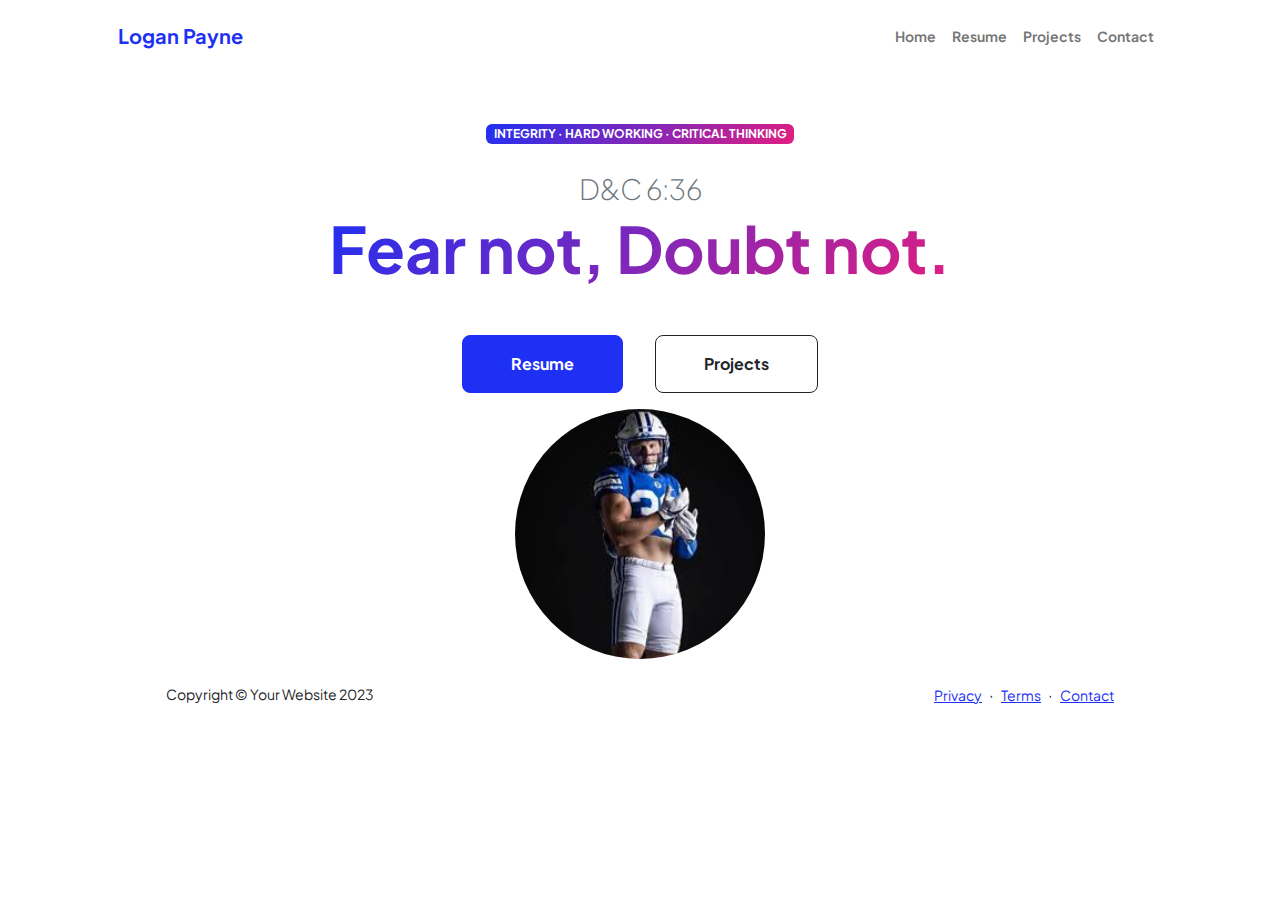
<file: index.html>
<!DOCTYPE html>
<html lang="en">
    <head>
        <meta charset="utf-8" />
        <meta name="viewport" content="width=device-width, initial-scale=1, shrink-to-fit=no" />
        <meta name="description" content="" />
        <meta name="author" content="" />
        <title>Personal - Start Bootstrap Theme</title>
        <!-- Favicon-->
        <link rel="icon" type="image/x-icon" href="assets/favicon.ico" />
        <!-- Custom Google font-->
        <link rel="preconnect" href="https://fonts.googleapis.com" />
        <link rel="preconnect" href="https://fonts.gstatic.com" crossorigin />
        <link href="https://fonts.googleapis.com/css2?family=Plus+Jakarta+Sans:wght@100;200;300;400;500;600;700;800;900&amp;display=swap" rel="stylesheet" />
        <!-- Bootstrap icons-->
        <link href="https://cdn.jsdelivr.net/npm/bootstrap-icons@1.8.1/font/bootstrap-icons.css" rel="stylesheet" />
        <!-- Core theme CSS (includes Bootstrap)-->
        <link href="css/styles.css" rel="stylesheet" />
    </head>
    <body class="d-flex flex-column h-100">
        <main class="flex-shrink-0">
            <!-- Navigation-->
            <nav class="navbar navbar-expand-lg navbar-light bg-white py-3">
                <div class="container px-5">
                    <a class="navbar-brand" href="index.html"><span class="fw-bolder text-primary">Logan Payne</span></a>
                    <button class="navbar-toggler" type="button" data-bs-toggle="collapse" data-bs-target="#navbarSupportedContent" aria-controls="navbarSupportedContent" aria-expanded="false" aria-label="Toggle navigation"><span class="navbar-toggler-icon"></span></button>
                    <div class="collapse navbar-collapse" id="navbarSupportedContent">
                        <ul class="navbar-nav ms-auto mb-2 mb-lg-0 small fw-bolder">
                            <li class="nav-item"><a class="nav-link" href="index.html">Home</a></li>
                            <li class="nav-item"><a class="nav-link" href="resume.html">Resume</a></li>
                            <li class="nav-item"><a class="nav-link" href="projects.html">Projects</a></li>
                            <li class="nav-item"><a class="nav-link" href="contact.html">Contact</a></li>
                        </ul>
                    </div>
                </div>
            </nav>
            <!-- Header-->
            <header class="py-5">
                <div class="container px-5 pb-5">
                    <div class="row gx-5 align-items-center">
                        <div class="col-xxl-5">
                            <!-- Header text content-->
                            <div class="text-center text-xxl-start">
                                <div class="badge bg-gradient-primary-to-secondary text-white mb-4"><div class="text-uppercase">Integrity &middot; Hard Working &middot; Critical Thinking</div></div>
                                <div class="fs-3 fw-light text-muted">D&C 6:36</div>
                                <h1 class="display-3 fw-bolder mb-5"><span class="text-gradient d-inline">Fear not, Doubt not.</span></h1>
                                <div class="d-grid gap-3 d-sm-flex justify-content-sm-center justify-content-xxl-start mb-3">
                                    <a class="btn btn-primary btn-lg px-5 py-3 me-sm-3 fs-6 fw-bolder" href="resume.html">Resume</a>
                                    <a class="btn btn-outline-dark btn-lg px-5 py-3 fs-6 fw-bolder" href="projects.html">Projects</a>
                                </div>
                            </div>
                        </div>
                        <div class="col-xxl-7">
                            <!-- Header profile picture-->
                            
    <div class="profilepic text-center">
        <img class="img-fluid rounded-circle d-block mx-auto" src="assets/profilepic2.jpeg" alt="Logan Payne profile Picture" style="width: 250px; height: 250px; object-fit: cover;" />
    </div>
</div>

        <!-- Footer-->
        <footer class="bg-white py-4 mt-auto">
            <div class="container px-5">
                <div class="row align-items-center justify-content-between flex-column flex-sm-row">
                    <div class="col-auto"><div class="small m-0">Copyright &copy; Your Website 2023</div></div>
                    <div class="col-auto">
                        <a class="small" href="#!">Privacy</a>
                        <span class="mx-1">&middot;</span>
                        <a class="small" href="#!">Terms</a>
                        <span class="mx-1">&middot;</span>
                        <a class="small" href="#!">Contact</a>
                    </div>
                </div>
            </div>
        </footer>
        <!-- Bootstrap core JS-->
        <script src="https://cdn.jsdelivr.net/npm/bootstrap@5.2.3/dist/js/bootstrap.bundle.min.js"></script>
        <!-- Core theme JS-->
        <script src="js/scripts.js"></script>
    </body>
</html>
</file>
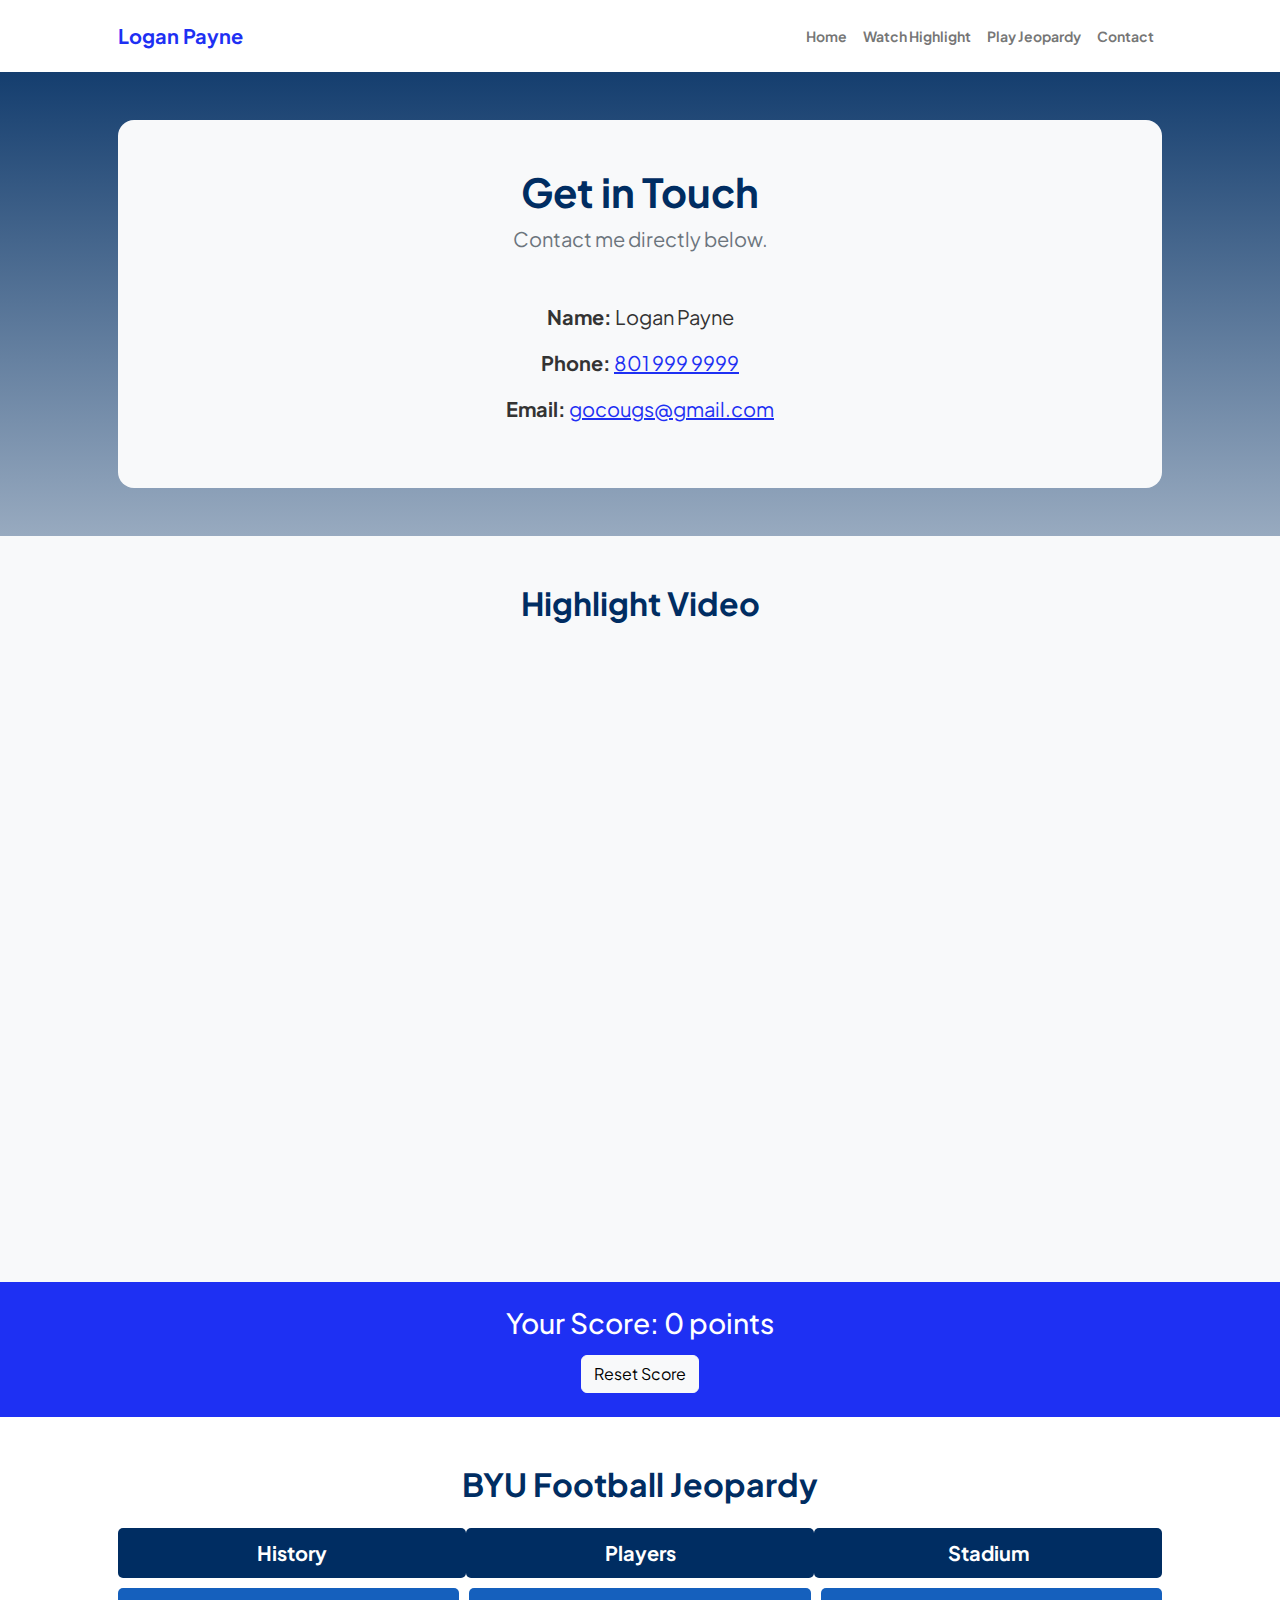
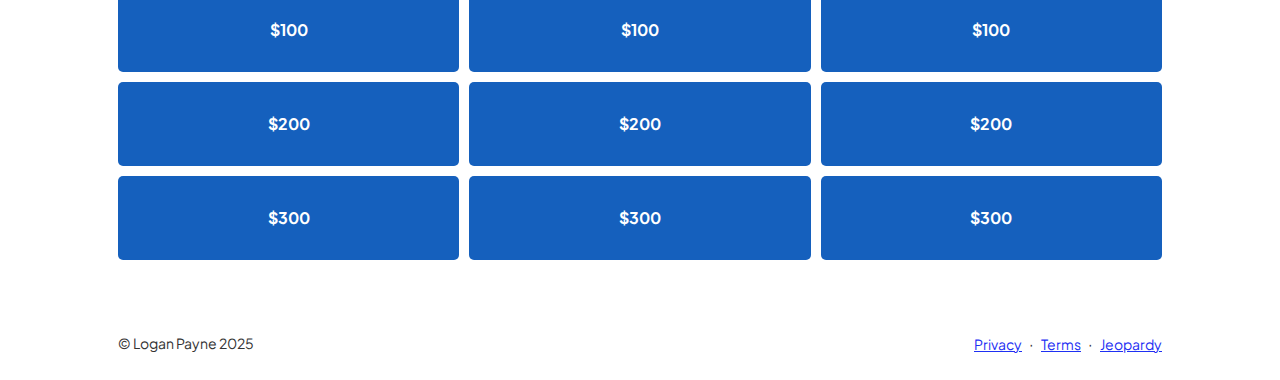
<file: contact.html>
<!DOCTYPE html>
<html lang="en">
<head>
    <meta charset="utf-8" />
    <meta name="viewport" content="width=device-width, initial-scale=1, shrink-to-fit=no" />
    <title>Logan Payne - Contact</title>

    <!-- Favicon -->
    <link rel="icon" type="image/x-icon" href="assets/favicon.ico" />

    <!-- Fonts and Bootstrap Icons -->
    <link rel="preconnect" href="https://fonts.googleapis.com" />
    <link rel="preconnect" href="https://fonts.gstatic.com" crossorigin />
    <link href="https://fonts.googleapis.com/css2?family=Plus+Jakarta+Sans:wght@300;600&display=swap" rel="stylesheet" />
    <link href="https://cdn.jsdelivr.net/npm/bootstrap-icons@1.8.1/font/bootstrap-icons.css" rel="stylesheet" />

    <!-- Bootstrap Theme -->
    <link href="css/styles.css" rel="stylesheet" />
    <!-- Custom Styles -->
    <link href="css/mystyle.css" rel="stylesheet" />
    <style>
      body {
        background: linear-gradient(to bottom, #002D62, #ffffff);
      }
      .jeopardy-board {
        display: grid;
        grid-template-columns: repeat(3, 1fr);
        gap: 10px;
        text-align: center;
      }
      .jeopardy-header {
        display: grid;
        grid-template-columns: repeat(3, 1fr);
        margin-bottom: 10px;
        text-align: center;
      }
      .category {
        font-weight: bold;
        font-size: 1.25rem;
        padding: 10px;
        background-color: #002D62;
        color: white;
        border-radius: 5px;
      }
      .tile {
        background-color: #1560bd;
        color: white;
        font-weight: bold;
        padding: 30px;
        border-radius: 5px;
        cursor: pointer;
        transition: background-color 0.3s;
      }
      .tile:hover {
        background-color: #003f91;
      }
    </style>
</head>
<body class="d-flex flex-column">
<nav class="navbar navbar-expand-lg navbar-light bg-white py-3">
  <div class="container px-5">
    <a class="navbar-brand" href="index.html"><span class="fw-bolder text-primary">Logan Payne</span></a>
    <button class="navbar-toggler" type="button" data-bs-toggle="collapse" data-bs-target="#navbarSupportedContent">
      <span class="navbar-toggler-icon"></span>
    </button>
    <div class="collapse navbar-collapse" id="navbarSupportedContent">
      <ul class="navbar-nav ms-auto mb-2 mb-lg-0 small fw-bolder">
        <li class="nav-item"><a class="nav-link" href="index.html">Home</a></li>
        <li class="nav-item"><a class="nav-link" href="#video">Watch Highlight</a></li>
        <li class="nav-item"><a class="nav-link" href="#jeopardy">Play Jeopardy</a></li>
        <li class="nav-item"><a class="nav-link" href="contact.html">Contact</a></li>
      </ul>
    </div>
  </div>
</nav>
<main class="flex-shrink-0">

    <!-- Contact Section -->
    <section class="py-5">
        <div class="container px-5">
            <div class="bg-light rounded-4 py-5 px-4 px-md-5">
                <div class="text-center mb-5">
                    <h1 class="fw-bolder">Get in Touch</h1>
                    <p class="lead fw-normal text-muted mb-0">Contact me directly below.</p>
                </div>
                <div class="text-center">
                    <p class="fs-5"><strong>Name:</strong> Logan Payne</p>
                    <p class="fs-5"><strong>Phone:</strong> <a href="tel:8019999999">801 999 9999</a></p>
                    <p class="fs-5"><strong>Email:</strong> <a href="mailto:gocougs@gmail.com">gocougs@gmail.com</a></p>
                </div>
            </div>
        </div>
    </section>

    <!-- Highlight Video -->
    <section id="video" class="py-5 bg-light">
        <div class="container px-5 text-center">
            <h2 class="fw-bolder mb-4">Highlight Video</h2>
            <div class="ratio ratio-16x9">
                <iframe src="https://www.youtube.com/embed/ccLUMKbZCA0" title="Logan Payne Highlight" allowfullscreen></iframe>
            </div>
        </div>
    </section>

    <!-- Score Section -->
    <section class="bg-primary text-white text-center py-4">
        <h3>Your Score: <span id="score">0</span> points</h3>
        <button class="btn btn-light mt-2" onclick="resetScore()">Reset Score</button>
    </section>

    <!-- Jeopardy Game -->
    <section id="jeopardy" class="py-5 bg-white">
        <div class="container px-5">
            <h2 class="fw-bolder text-center mb-4">BYU Football Jeopardy</h2>
            <div class="jeopardy-header">
                <div class="category">History</div>
                <div class="category">Players</div>
                <div class="category">Stadium</div>
            </div>
            <div class="jeopardy-board">
                <!-- Row 1 -->
                <div class="tile" data-original="$100" onclick="flipTile(this, 'What year did BYU win the National Championship?', '1984')">$100</div>
                <div class="tile" data-original="$100" onclick="flipTile(this, 'Who won the Heisman Trophy for BYU?', 'Ty Detmer')">$100</div>
                <div class="tile" data-original="$100" onclick="flipTile(this, 'What is the name of BYU’s stadium?', 'LaVell Edwards Stadium')">$100</div>
                <!-- Row 2 -->
                <div class="tile" data-original="$200" onclick="flipTile(this, 'Who was BYU’s head coach before Kalani Sitake?', 'Bronco Mendenhall')">$200</div>
                <div class="tile" data-original="$200" onclick="flipTile(this, 'Which BYU QB was drafted #2 overall in 2021?', 'Zach Wilson')">$200</div>
                <div class="tile" data-original="$200" onclick="flipTile(this, 'What city is BYU located in?', 'Provo, Utah')">$200</div>
                <!-- Row 3 -->
                <div class="tile" data-original="$300" onclick="flipTile(this, 'How many games did BYU win in 2020?', '11')">$300</div>
                <div class="tile" data-original="$300" onclick="flipTile(this, 'What number does Kingsley Suamataia wear?', '#78')">$300</div>
                <div class="tile" data-original="$300" onclick="flipTile(this, 'What mountain overlooks the stadium?', 'Y Mountain')">$300</div>
            </div>
        </div>
    </section>
</main>

<!-- Footer -->
<footer class="bg-white py-4 mt-auto">
    <div class="container px-5">
        <div class="row align-items-center justify-content-between flex-column flex-sm-row">
            <div class="col-auto"><div class="small m-0">&copy; Logan Payne 2025</div></div>
            <div class="col-auto">
                <a class="small" href="#">Privacy</a>
                <span class="mx-1">&middot;</span>
                <a class="small" href="#">Terms</a>
                <span class="mx-1">&middot;</span>
                <a class="small" href="#jeopardy">Jeopardy</a>
            </div>
        </div>
    </div>
</footer>

<!-- JS -->
<script src="https://cdn.jsdelivr.net/npm/bootstrap@5.2.3/dist/js/bootstrap.bundle.min.js"></script>
<script>
    let score = 0;

    function flipTile(tile, question, answer) {
        if (!tile.dataset.state || tile.dataset.state === "default") {
            tile.innerHTML = question;
            tile.dataset.state = "question";
        } else if (tile.dataset.state === "question") {
            tile.innerHTML = answer;
            tile.dataset.state = "answer";

            if (!tile.dataset.answered) {
                const value = parseInt(tile.dataset.original.replace(/\D/g, "")) || 100;
                score += value;
                document.getElementById("score").textContent = score;
                tile.dataset.answered = true;
            }
        }
    }

    function resetScore() {
        score = 0;
        document.getElementById("score").textContent = score;

        const tiles = document.querySelectorAll('.tile');
        tiles.forEach(tile => {
            tile.innerHTML = tile.dataset.original || tile.innerHTML;
            tile.dataset.state = "default";
            tile.dataset.answered = false;
        });
    }
</script>
</body>
</html>
</file>
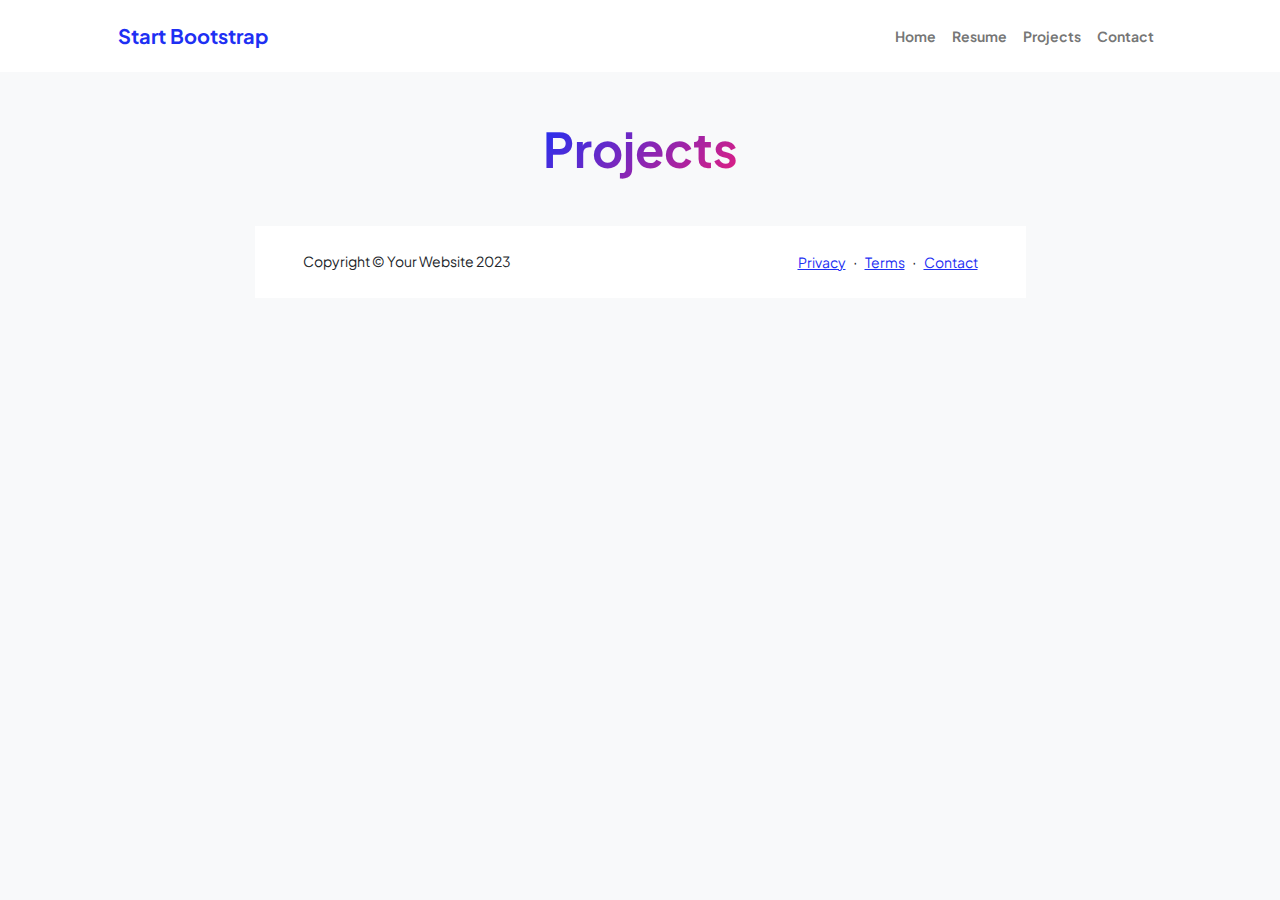
<file: projects.html>
<!DOCTYPE html>
<html lang="en">
    <head>
        <meta charset="utf-8" />
        <meta name="viewport" content="width=device-width, initial-scale=1, shrink-to-fit=no" />
        <meta name="description" content="" />
        <meta name="author" content="" />
        <title>Modern Business - Start Bootstrap Template</title>
        <!-- Favicon-->
        <link rel="icon" type="image/x-icon" href="assets/favicon.ico" />
        <!-- Custom Google font-->
        <link rel="preconnect" href="https://fonts.googleapis.com" />
        <link rel="preconnect" href="https://fonts.gstatic.com" crossorigin />
        <link href="https://fonts.googleapis.com/css2?family=Plus+Jakarta+Sans:wght@100;200;300;400;500;600;700;800;900&amp;display=swap" rel="stylesheet" />
        <!-- Bootstrap icons-->
        <link href="https://cdn.jsdelivr.net/npm/bootstrap-icons@1.8.1/font/bootstrap-icons.css" rel="stylesheet" />
        <!-- Core theme CSS (includes Bootstrap)-->
        <link href="css/styles.css" rel="stylesheet" />
    </head>
    <body class="d-flex flex-column h-100 bg-light">
        <main class="flex-shrink-0">
            <!-- Navigation-->
            <nav class="navbar navbar-expand-lg navbar-light bg-white py-3">
                <div class="container px-5">
                    <a class="navbar-brand" href="index.html"><span class="fw-bolder text-primary">Start Bootstrap</span></a>
                    <button class="navbar-toggler" type="button" data-bs-toggle="collapse" data-bs-target="#navbarSupportedContent" aria-controls="navbarSupportedContent" aria-expanded="false" aria-label="Toggle navigation"><span class="navbar-toggler-icon"></span></button>
                    <div class="collapse navbar-collapse" id="navbarSupportedContent">
                        <ul class="navbar-nav ms-auto mb-2 mb-lg-0 small fw-bolder">
                            <li class="nav-item"><a class="nav-link" href="index.html">Home</a></li>
                            <li class="nav-item"><a class="nav-link" href="resume.html">Resume</a></li>
                            <li class="nav-item"><a class="nav-link" href="projects.html">Projects</a></li>
                            <li class="nav-item"><a class="nav-link" href="contact.html">Contact</a></li>
                        </ul>
                    </div>
                </div>
            </nav>
            <!-- Projects Section-->
            <section class="py-5">
                <div class="container px-5 mb-5">
                    <div class="text-center mb-5">
                        <h1 class="display-5 fw-bolder mb-0"><span class="text-gradient d-inline">Projects</span></h1>
                    </div>
                    <div class="row gx-5 justify-content-center">
                        <div class="col-lg-11 col-xl-9 col-xxl-8">
                            
                           <div class='tableauPlaceholder' id='viz1748979058629' style='position: relative'><noscript><a href='#'><img alt='Super Bowl LVIII Hometown Analysis ' src='https:&#47;&#47;public.tableau.com&#47;static&#47;images&#47;Su&#47;SuperBowlLVIIIHometownAnalysisWhereweretheplayersontheKansasCityChiefsandSanFrancisco49ersborn&#47;SuperBowlLVIIIHometownAnalysis&#47;1_rss.png' style='border: none' /></a></noscript><object class='tableauViz'  style='display:none;'><param name='host_url' value='https%3A%2F%2Fpublic.tableau.com%2F' /> <param name='embed_code_version' value='3' /> <param name='site_root' value='' /><param name='name' value='SuperBowlLVIIIHometownAnalysisWhereweretheplayersontheKansasCityChiefsandSanFrancisco49ersborn&#47;SuperBowlLVIIIHometownAnalysis' /><param name='tabs' value='no' /><param name='toolbar' value='yes' /><param name='static_image' value='https:&#47;&#47;public.tableau.com&#47;static&#47;images&#47;Su&#47;SuperBowlLVIIIHometownAnalysisWhereweretheplayersontheKansasCityChiefsandSanFrancisco49ersborn&#47;SuperBowlLVIIIHometownAnalysis&#47;1.png' /> <param name='animate_transition' value='yes' /><param name='display_static_image' value='yes' /><param name='display_spinner' value='yes' /><param name='display_overlay' value='yes' /><param name='display_count' value='yes' /><param name='language' value='en-US' /><param name='filter' value='_gl=1*tnovbh*_ga*MTIyNjM5NTAwNC4xNzQ3NzcxNjc1*_ga_8YLN0SNXVS*czE3NDg5Nzg4NDkkbzMkZzEkdDE3NDg5Nzg5ODYkajYwJGwwJGgw*_gcl_aw*R0NMLjE3NDc3NzE5MTYuQ2owS0NRancwTERCQmhDbkFSSXNBTXBZbEFydlViWVI1XzItS3ppaXVENWUxQm1WbGtKX0dnVmhoUkxsOVpsYjBqTVV4dmotazlwSklhc2FBdU9IRUFMd193Y0I.*_gcl_dc*R0NMLjE3NDc3NzE5MTYuQ2owS0NRancwTERCQmhDbkFSSXNBTXBZbEFydlViWVI1XzItS3ppaXVENWUxQm1WbGtKX0dnVmhoUkxsOVpsYjBqTVV4dmotazlwSklhc2FBdU9IRUFMd193Y0I.*_gcl_au*OTE0MjM2Njg2LjE3NDc3NzE2NzU.' /></object></div>                <script type='text/javascript'>                    var divElement = document.getElementById('viz1748979058629');                    var vizElement = divElement.getElementsByTagName('object')[0];                    vizElement.style.width='1300px';vizElement.style.height='1127px';                    var scriptElement = document.createElement('script');                    scriptElement.src = 'https://public.tableau.com/javascripts/api/viz_v1.js';                    vizElement.parentNode.insertBefore(scriptElement, vizElement);                </script>
                           
            
        <!-- Footer-->
        <footer class="bg-white py-4 mt-auto">
            <div class="container px-5">
                <div class="row align-items-center justify-content-between flex-column flex-sm-row">
                    <div class="col-auto"><div class="small m-0">Copyright &copy; Your Website 2023</div></div>
                    <div class="col-auto">
                        <a class="small" href="#!">Privacy</a>
                        <span class="mx-1">&middot;</span>
                        <a class="small" href="#!">Terms</a>
                        <span class="mx-1">&middot;</span>
                        <a class="small" href="#!">Contact</a>
                    </div>
                </div>
            </div>
        </footer>
        <!-- Bootstrap core JS-->
        <script src="https://cdn.jsdelivr.net/npm/bootstrap@5.2.3/dist/js/bootstrap.bundle.min.js"></script>
        <!-- Core theme JS-->
        <script src="js/scripts.js"></script>
    </body>
</html>
</file>
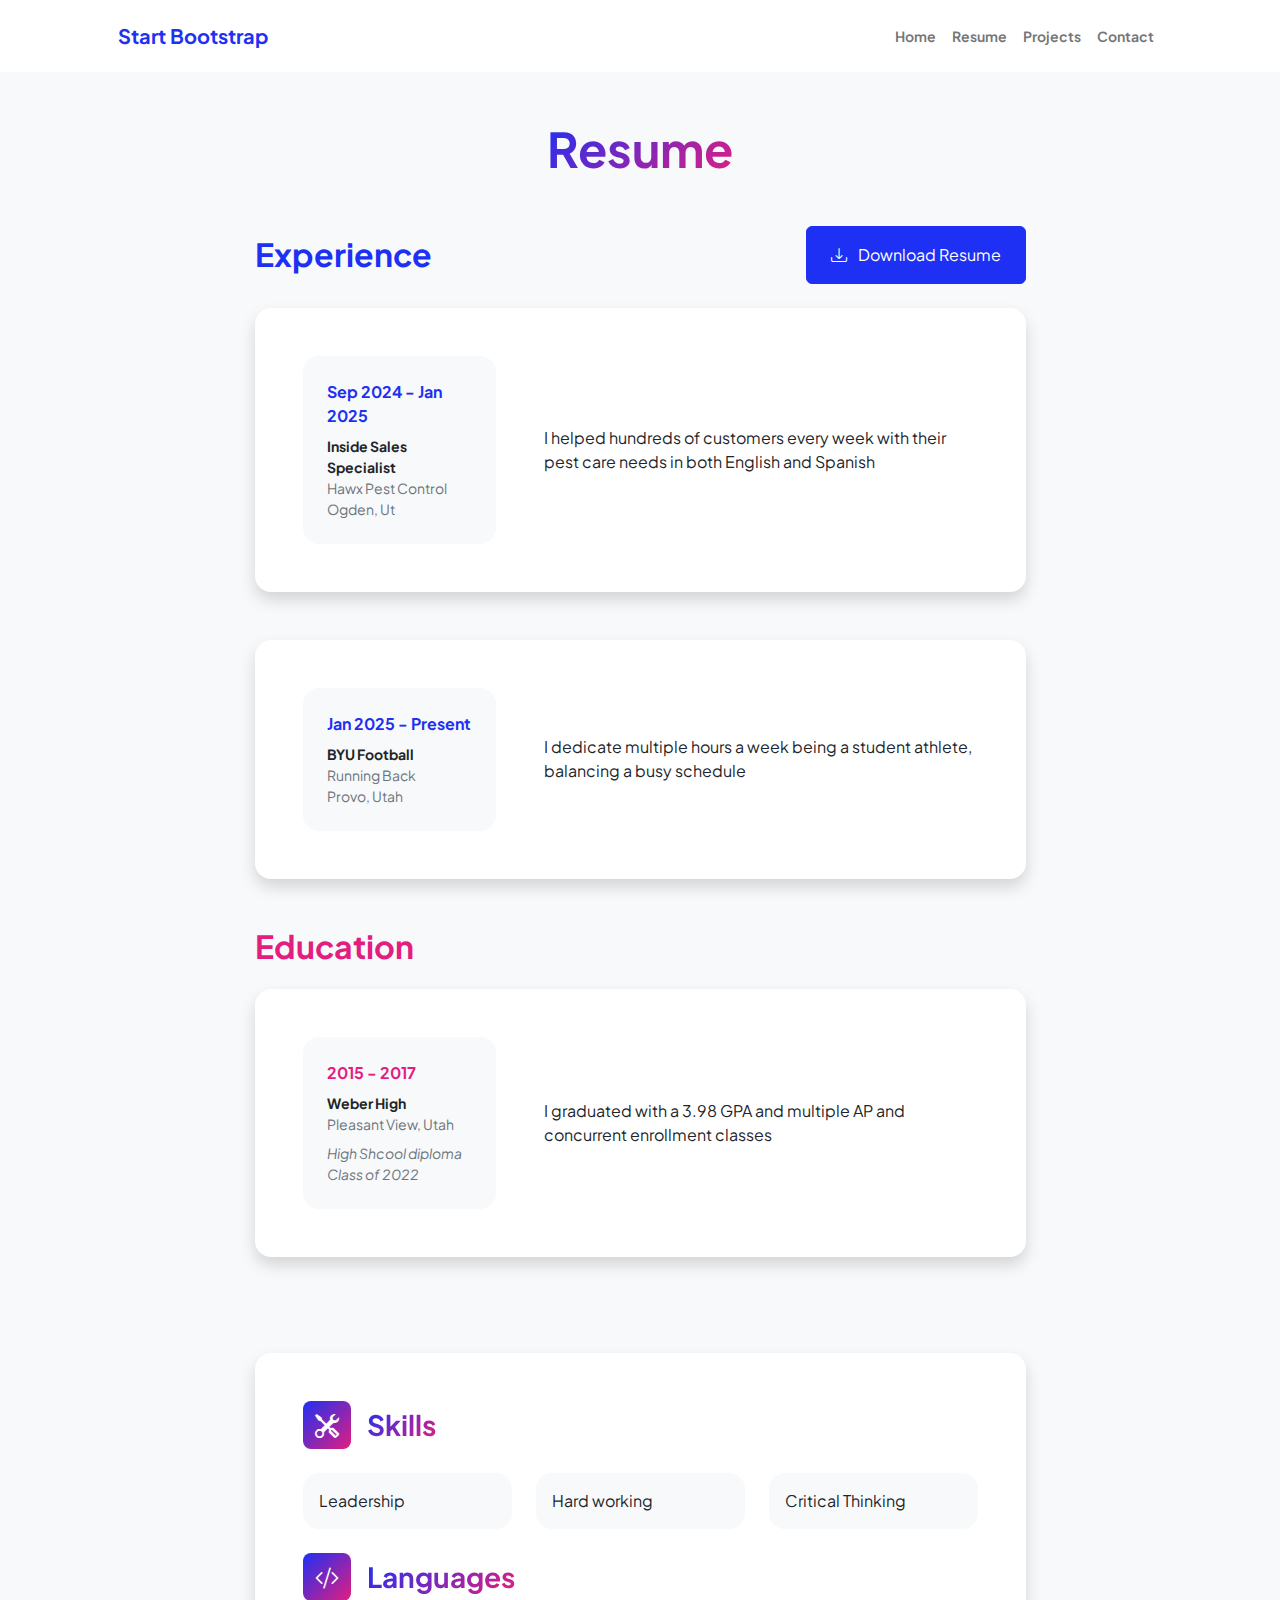
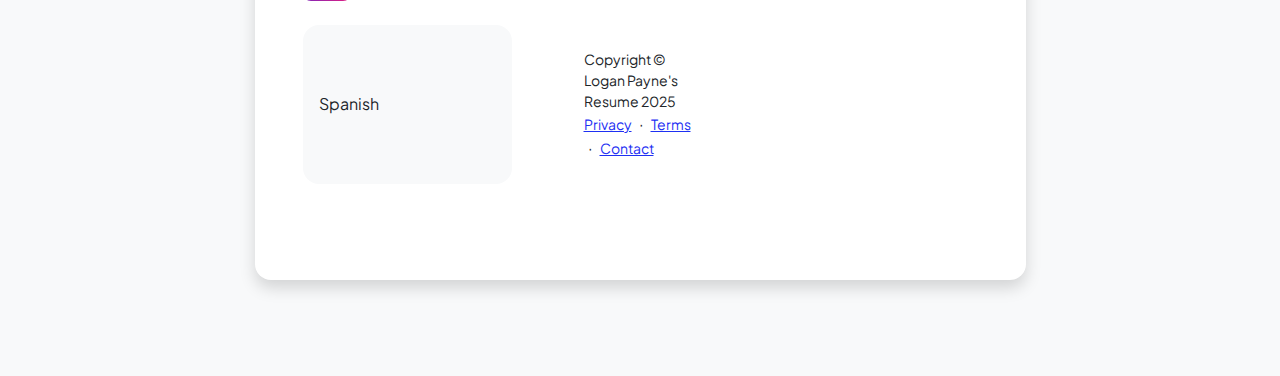
<file: resume.html>
<!DOCTYPE html>
<html lang="en">
    <head>
        <meta charset="utf-8" />
        <meta name="viewport" content="width=device-width, initial-scale=1, shrink-to-fit=no" />
        <meta name="description" content="" />
        <meta name="author" content="" />
        <title>Personal - Start Bootstrap Template</title>
        <!-- Favicon-->
        <link rel="icon" type="image/x-icon" href="assets/favicon.ico" />
        <!-- Custom Google font-->
        <link rel="preconnect" href="https://fonts.googleapis.com" />
        <link rel="preconnect" href="https://fonts.gstatic.com" crossorigin />
        <link href="https://fonts.googleapis.com/css2?family=Plus+Jakarta+Sans:wght@100;200;300;400;500;600;700;800;900&amp;display=swap" rel="stylesheet" />
        <!-- Bootstrap icons-->
        <link href="https://cdn.jsdelivr.net/npm/bootstrap-icons@1.8.1/font/bootstrap-icons.css" rel="stylesheet" />
        <!-- Core theme CSS (includes Bootstrap)-->
        <link href="css/styles.css" rel="stylesheet" />
    </head>
    <body class="d-flex flex-column h-100 bg-light">
        <main class="flex-shrink-0">
            <!-- Navigation-->
            <nav class="navbar navbar-expand-lg navbar-light bg-white py-3">
                <div class="container px-5">
                    <a class="navbar-brand" href="index.html"><span class="fw-bolder text-primary">Start Bootstrap</span></a>
                    <button class="navbar-toggler" type="button" data-bs-toggle="collapse" data-bs-target="#navbarSupportedContent" aria-controls="navbarSupportedContent" aria-expanded="false" aria-label="Toggle navigation"><span class="navbar-toggler-icon"></span></button>
                    <div class="collapse navbar-collapse" id="navbarSupportedContent">
                        <ul class="navbar-nav ms-auto mb-2 mb-lg-0 small fw-bolder">
                            <li class="nav-item"><a class="nav-link" href="index.html">Home</a></li>
                            <li class="nav-item"><a class="nav-link" href="resume.html">Resume</a></li>
                            <li class="nav-item"><a class="nav-link" href="projects.html">Projects</a></li>
                            <li class="nav-item"><a class="nav-link" href="contact.html">Contact</a></li>
                        </ul>
                    </div>
                </div>
            </nav>
            <!-- Page Content-->
            <div class="container px-5 my-5">
                <div class="text-center mb-5">
                    <h1 class="display-5 fw-bolder mb-0"><span class="text-gradient d-inline">Resume</span></h1>
                </div>
                <div class="row gx-5 justify-content-center">
                    <div class="col-lg-11 col-xl-9 col-xxl-8">
                        <!-- Experience Section-->
                        <section>
                            <div class="d-flex align-items-center justify-content-between mb-4">
                                <h2 class="text-primary fw-bolder mb-0">Experience</h2>
                                <!-- Download resume button-->
                                <!-- Note: Set the link href target to a PDF file within your project-->
                                <a class="btn btn-primary px-4 py-3" href="#!">
                                    <div class="d-inline-block bi bi-download me-2"></div>
                                    Download Resume
                                </a>
                            </div>
                            <!-- Experience Card 1-->
                            <div class="card shadow border-0 rounded-4 mb-5">
                                <div class="card-body p-5">
                                    <div class="row align-items-center gx-5">
                                        <div class="col text-center text-lg-start mb-4 mb-lg-0">
                                            <div class="bg-light p-4 rounded-4">
                                                <div class="text-primary fw-bolder mb-2">Sep 2024 - Jan 2025</div>
                                                <div class="small fw-bolder">Inside Sales Specialist</div>
                                                <div class="small text-muted">Hawx Pest Control</div>
                                                <div class="small text-muted">Ogden, Ut</div>
                                            </div>
                                        </div>
                                        <div class="col-lg-8"><div>I helped hundreds of customers every week with their pest care needs in both English and Spanish</div></div>
                                    </div>
                                </div>
                            </div>
                            <!-- Experience Card 2-->
                            <div class="card shadow border-0 rounded-4 mb-5">
                                <div class="card-body p-5">
                                    <div class="row align-items-center gx-5">
                                        <div class="col text-center text-lg-start mb-4 mb-lg-0">
                                            <div class="bg-light p-4 rounded-4">
                                                <div class="text-primary fw-bolder mb-2">Jan 2025 - Present</div>
                                                <div class="small fw-bolder">BYU Football</div>
                                                <div class="small text-muted">Running Back
                                        
                                                </div>
                                                <div class="small text-muted">Provo, Utah</div>
                                            </div>
                                        </div>
                                        <div class="col-lg-8"><div>I dedicate multiple hours a week being a student athlete, balancing a busy schedule</div></div>
                                    </div>
                                </div>
                            </div>
                        </section>
                        <!-- Education Section-->
                        <section>
                            <h2 class="text-secondary fw-bolder mb-4">Education</h2>
                            <!-- Education Card 1-->
                            <div class="card shadow border-0 rounded-4 mb-5">
                                <div class="card-body p-5">
                                    <div class="row align-items-center gx-5">
                                        <div class="col text-center text-lg-start mb-4 mb-lg-0">
                                            <div class="bg-light p-4 rounded-4">
                                                <div class="text-secondary fw-bolder mb-2">2015 - 2017</div>
                                                <div class="mb-2">
                                                    <div class="small fw-bolder">Weber High</div>
                                                    <div class="small text-muted">Pleasant View, Utah</div>
                                                </div>
                                                <div class="fst-italic">
                                                    <div class="small text-muted">High Shcool diploma</div>
                                                    <div class="small text-muted">Class of 2022</div>
                                                </div>
                                            </div>
                                        </div>
                                        <div class="col-lg-8"><div>I graduated with a 3.98 GPA and multiple AP and concurrent enrollment classes</div></div>
                                    </div>
                                </div>
                            </div>
                            
                        <!-- Divider-->
                        <div class="pb-5"></div>
                        <!-- Skills Section-->
                        <section>
                            <!-- Skillset Card-->
                            <div class="card shadow border-0 rounded-4 mb-5">
                                <div class="card-body p-5">
                                    <!-- Professional skills list-->
                                    <div class="mb-5">
                                        <div class="d-flex align-items-center mb-4">
                                            <div class="feature bg-primary bg-gradient-primary-to-secondary text-white rounded-3 me-3"><i class="bi bi-tools"></i></div>
                                            <h3 class="fw-bolder mb-0"><span class="text-gradient d-inline">Skills</span></h3>
                                        </div>
                                        <div class="row row-cols-1 row-cols-md-3 mb-4">
                                            <div class="col mb-4 mb-md-0"><div class="d-flex align-items-center bg-light rounded-4 p-3 h-100">Leadership</div></div>
                                            <div class="col mb-4 mb-md-0"><div class="d-flex align-items-center bg-light rounded-4 p-3 h-100">Hard working</div></div>
                                            <div class="col"><div class="d-flex align-items-center bg-light rounded-4 p-3 h-100">Critical Thinking</div></div>
                                        </div>
                                
                                    <!-- Languages list-->
                                    <div class="mb-0">
                                        <div class="d-flex align-items-center mb-4">
                                            <div class="feature bg-primary bg-gradient-primary-to-secondary text-white rounded-3 me-3"><i class="bi bi-code-slash"></i></div>
                                            <h3 class="fw-bolder mb-0"><span class="text-gradient d-inline">Languages</span></h3>
                                        </div>
                                        <div class="row row-cols-1 row-cols-md-3 mb-4">
                                            <div class="col mb-4 mb-md-0"><div class="d-flex align-items-center bg-light rounded-4 p-3 h-100">Spanish</div></div>
                                            
        <!-- Footer-->
        <footer class="bg-white py-4 mt-auto">
            <div class="container px-5">
                <div class="row align-items-center justify-content-between flex-column flex-sm-row">
                    <div class="col-auto"><div class="small m-0">Copyright &copy; Logan Payne's Resume 2025</div></div>
                    <div class="col-auto">
                        <a class="small" href="#!">Privacy</a>
                        <span class="mx-1">&middot;</span>
                        <a class="small" href="#!">Terms</a>
                        <span class="mx-1">&middot;</span>
                        <a class="small" href="#!">Contact</a>
                    </div>
                </div>
            </div>
        </footer>
        <!-- Bootstrap core JS-->
        <script src="https://cdn.jsdelivr.net/npm/bootstrap@5.2.3/dist/js/bootstrap.bundle.min.js"></script>
        <!-- Core theme JS-->
        <script src="js/scripts.js"></script>
    </body>
</html>
</file>
<file: css/mystyle.css>
/* custom.css */

/* 🔹 Font family and color */
body {
  font-family: 'Plus Jakarta Sans', sans-serif;
  color: #333;
  background-color: #f9f9f9;
}

/* 🔹 Style 1: Custom header color */
h1, h2 {
  color: #002D62;
}

/* 🔹 Style 2: Styled button */
.custom-button {
  background-color: #002D62;
  color: white;
  padding: 10px 20px;
  border-radius: 8px;
  text-transform: uppercase;
  border: none;
}

/* 🔹 Style 3: Div block styling */
.section-box {
  background-color: white;
  padding: 30px;
  margin: 20px auto;
  border-radius: 10px;
  max-width: 800px;
  box-shadow: 0 4px 8px rgba(0, 0, 0, 0.1);
}

/* 🔹 Style 4: Emphasis text */
.highlight {
  color: #D7263D;
  font-weight: bold;
}
</file>
